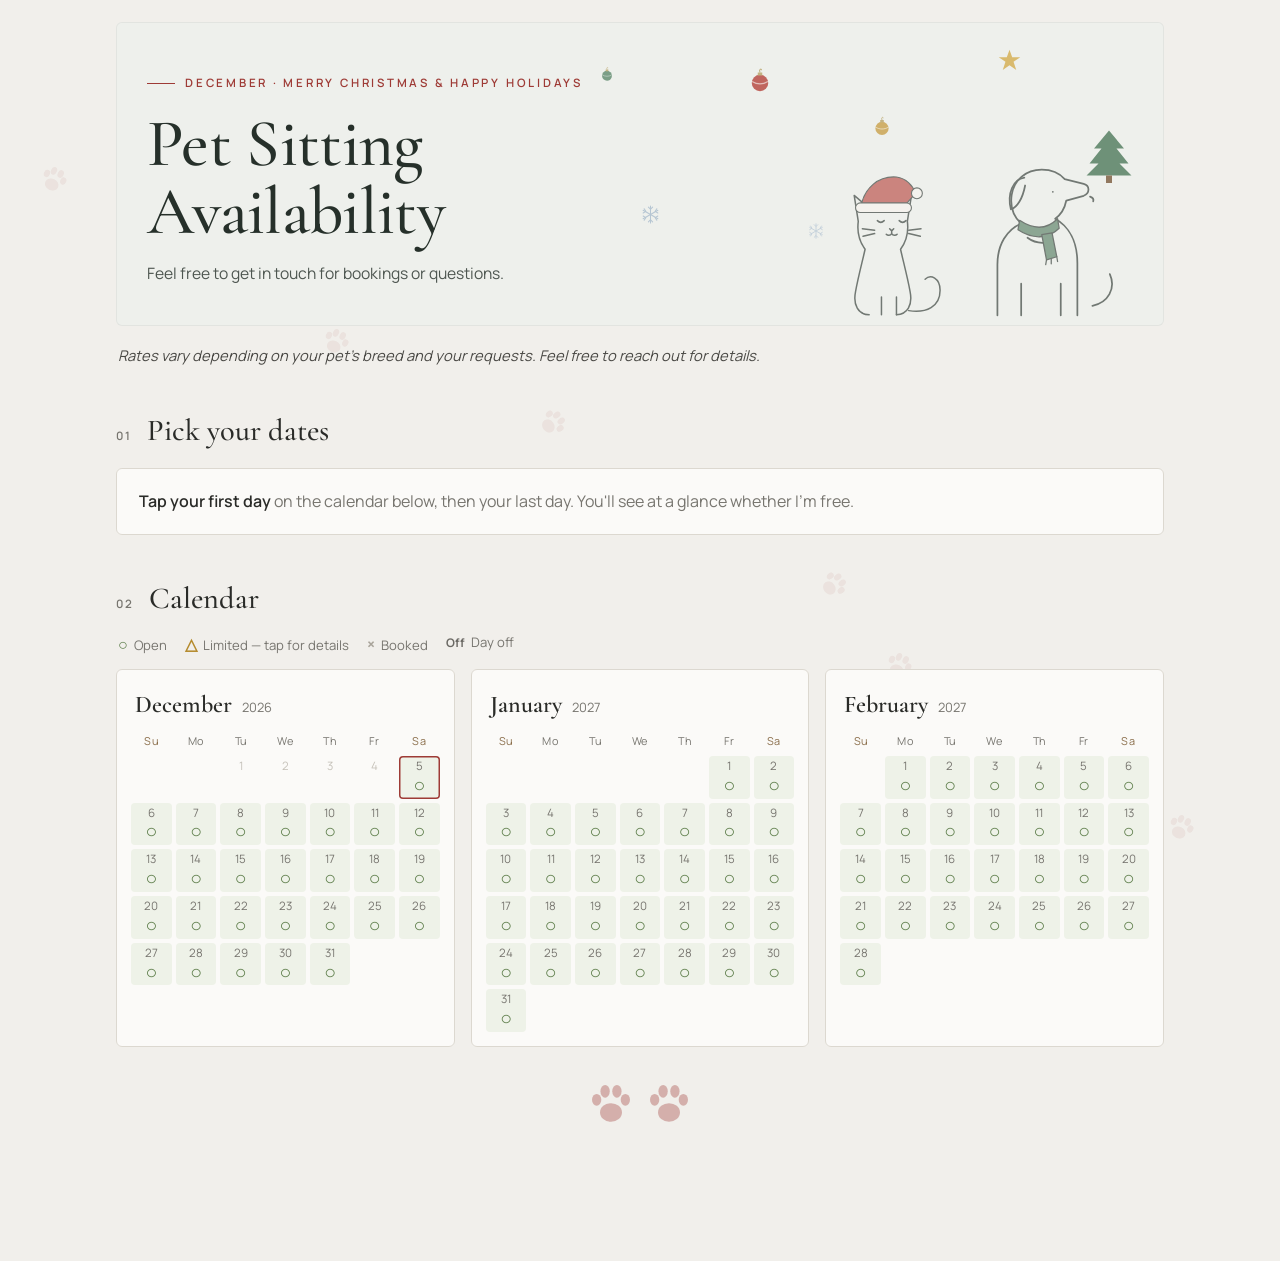
<file: docs/index.html>
<!doctype html>
<html lang="en">
<head>
  <meta charset="utf-8">
  <meta name="viewport" content="width=device-width, initial-scale=1">
  <meta name="robots" content="noindex">
  <title>Availability</title>
  <link rel="preconnect" href="https://fonts.googleapis.com">
  <link rel="preconnect" href="https://fonts.gstatic.com" crossorigin>
  <link href="https://fonts.googleapis.com/css2?family=Cormorant+Garamond:wght@500;600&family=Manrope:wght@400;600&display=swap" rel="stylesheet">
  <link rel="stylesheet" href="client.css">
</head>
<body>
  <div class="trail" id="trail"></div>
  <div class="wrap">
    <section class="hero">
      <div class="photo" id="photo" hidden></div>
      <div class="motifs" id="motifs"></div>
      <div class="art" id="heroArt"></div>
      <span class="eyebrow">Availability</span>
      <h1 id="title">Pet Sitting Availability</h1>
      <p id="message"></p>
    </section>

    <p class="rate-note" id="rateNote" hidden></p>

    <h2 class="t"><span class="n">01</span>Pick your dates</h2>
    <div class="checker sticker" id="checker"></div>

    <h2 class="t"><span class="n">02</span>Calendar</h2>
    <div class="legend-top">
      <span><b class="s-open">○</b>Open</span>
      <span><b class="s-limited">△</b>Limited — tap for details</span>
      <span><b class="s-booked">×</b>Booked</span>
      <span><b class="s-off">Off</b>Day off</span>
    </div>
    <div class="months" id="months"></div>

    <div class="foot"><div class="art" id="footArt"></div><span id="updated"></span></div>
  </div>
  <a class="cta" id="contact" hidden></a>

  <script src="common.js"></script>
  <script src="art.js"></script>
  <script src="seasons.js"></script>
  <script>
  (async function () {
    let data;
    try {
      const res = await fetch('data.json?t=' + Date.now(), { cache: 'no-store' });
      data = PS.normalize(await res.json());
    } catch (e) {
      data = PS.normalize(null);
    }
    const st = data.settings;
    const en = st.en;

    /* ---------- hero & season ---------- */
    document.title = en.title || 'Availability';
    document.getElementById('title').textContent = en.title || 'Pet Sitting Availability';
    document.getElementById('message').textContent = en.message || '';
    if (en.rateNote) { const r = document.getElementById('rateNote'); r.textContent = en.rateNote; r.hidden = false; }

    const q = new URLSearchParams(location.search).get('month');
    const season = PSSEASON.pick(st.season, new Date(), q);
    const root = document.documentElement.style;
    root.setProperty('--hero-bg', season.bg);
    root.setProperty('--hero-ink', season.ink);
    root.setProperty('--accent', season.accent);
    document.querySelector('.hero .eyebrow').textContent = season.line;
    document.getElementById('heroArt').innerHTML =
      `<span class="cat">${PSART.cat(season.cat ? season.cat() : '')}</span><span class="dog">${PSART.dog(season.dog ? season.dog() : '')}</span>`;
    document.getElementById('motifs').innerHTML = season.motifs.map(([k, c, x, y, size, r]) =>
      `<span style="left:${x}%;top:${y}%;width:calc(${size}px * var(--ms));height:calc(${size}px * var(--ms));--r:${r}deg">${PSART.motif(k, c)}</span>`).join('');
    if (st.heroImage) {
      const ph = document.getElementById('photo');
      ph.style.backgroundImage = `url("${String(st.heroImage).replace(/["\\]/g, '')}")`;
      ph.hidden = false;
      document.getElementById('heroArt').hidden = true;
    }
    document.getElementById('footArt').innerHTML = PSART.PAW + PSART.PAW;
    (function trail() {
      const el = document.getElementById('trail');
      let h = '';
      for (let i = 0; i < 9; i++) {
        const x = 6 + i * 11 + (i % 2 ? 3 : -3), y = 18 + i * 9;
        h += `<span style="position:absolute;left:${x}%;top:${y}%;width:30px;height:30px;transform:rotate(${35 + (i % 2 ? 18 : -10)}deg)">${PSART.PAW}</span>`;
      }
      el.innerHTML = h;
    })();

    if (st.contactUrl) {
      const a = document.getElementById('contact');
      a.href = st.contactUrl;
      a.textContent = (en.contactLabel || 'Message me') + '  →';
      a.target = '_blank';
      a.rel = 'noopener';
      a.hidden = false;
    }
    if (data.updatedAt) {
      const u = new Date(data.updatedAt);
      document.getElementById('updated').textContent =
        `Updated ${PS.MONTH_EN[u.getMonth()]} ${u.getDate()}, ${PS.pad(u.getHours())}:${PS.pad(u.getMinutes())} · Bookings are confirmed directly with me.`;
    }

    /* ---------- calendar ---------- */
    const today = PS.today();
    const t0 = PS.parse(today);
    const monthsAhead = Math.max(1, Number(st.monthsAhead) || 3);
    const state = { start: null, end: null };
    const noteOf = (x) => x.noteEn || (x.status === 'limited' ? 'Limited availability, please ask' : '');

    function drawMonths() {
      let h = '';
      for (let i = 0; i < monthsAhead; i++) {
        const first = new Date(t0.getFullYear(), t0.getMonth() + i, 1);
        const n = new Date(first.getFullYear(), first.getMonth() + 1, 0).getDate();
        h += `<section class="month sticker"><h3>${PS.MONTH_EN_FULL[first.getMonth()]} <span>${first.getFullYear()}</span></h3><div class="grid">`;
        PS.WEEK_EN.forEach((w, j) => { h += `<div class="wd ${j === 0 || j === 6 ? 'we' : ''}">${w.slice(0, 2)}</div>`; });
        for (let k = 0; k < first.getDay(); k++) h += '<div class="day empty"></div>';
        for (let d = 1; d <= n; d++) {
          const date = PS.ymd(new Date(first.getFullYear(), first.getMonth(), d));
          const x = PS.dayInfo(data, date);
          const cls = ['day', 'st-' + x.status];
          if (x.past) cls.push('past');
          if (date === today) cls.push('today');
          if (state.start && date >= state.start && date <= (state.end || state.start)) cls.push('inrange');
          if (date === state.start || date === state.end) cls.push('sel');
          const sym = x.past ? '' : `<b>${PS.SYMBOL[x.status]}</b>`;
          const tip = !x.past && x.status === 'limited' ? ` title="${PS.esc(noteOf(x))}"` : '';
          h += `<button type="button" class="${cls.join(' ')}" data-d="${date}" ${x.past ? 'disabled' : ''}${tip}><span class="num">${d}</span>${sym}</button>`;
        }
        h += '</div></section>';
      }
      const el = document.getElementById('months');
      el.innerHTML = h;
      el.querySelectorAll('button[data-d]').forEach((b) => b.addEventListener('click', () => pick(b.dataset.d)));
    }

    function pick(d) {
      if (!state.start || state.end) { state.start = d; state.end = null; }
      else if (d < state.start) { state.start = d; }
      else { state.end = d; }
      draw();
      if (window.innerWidth < 700) document.getElementById('checker').scrollIntoView({ behavior: 'smooth', block: 'center' });
    }

    function drawChecker() {
      const el = document.getElementById('checker');
      if (!state.start) {
        el.innerHTML = '<p class="prompt"><b>Tap your first day</b> on the calendar below, then your last day. You\'ll see at a glance whether I\'m free.</p>';
        return;
      }
      const a = state.start, b = state.end || state.start;
      const days = [];
      for (let d = a; d <= b; d = PS.addDays(d, 1)) days.push(PS.dayInfo(data, d));
      const counts = { open: 0, limited: 0, booked: 0, off: 0 };
      days.forEach((x) => counts[x.status]++);
      let cls, head;
      if (counts.open === days.length) { cls = 'ok'; head = days.length > 1 ? 'I\'m open for all of these dates.' : 'I\'m open that day.'; }
      else if (counts.booked + counts.off === days.length) { cls = 'no'; head = days.length > 1 ? 'Sorry, I\'m not available for these dates.' : 'Sorry, I\'m not available that day.'; }
      else { cls = 'partial'; head = days.length > 1 ? 'Some of these dates have limits:' : 'That day has limits:'; }
      let html = `<div class="range">${PS.fmtDateEn(a)}${b > a ? ' → ' + PS.fmtDateEn(b) : ''}<small>${days.length} day${days.length > 1 ? 's' : ''}${state.end ? '' : ' · tap a last day'}</small></div>`;
      html += `<div class="res ${cls}"><div class="s">${head}</div>`;
      if (cls === 'partial' || (cls === 'no' && days.length > 1)) {
        // group consecutive days with the same status & note
        const groups = [];
        for (const x of days) {
          const key = x.status + '|' + noteOf(x);
          const g = groups[groups.length - 1];
          if (g && g.key === key) g.end = x.date; else groups.push({ key, start: x.date, end: x.date, x });
        }
        html += '<ul>' + groups.map((g) => {
          const when = g.start === g.end ? PS.fmtDateEn(g.start) : `${PS.fmtDateEn(g.start)} – ${PS.fmtDateEn(g.end)}`;
          const what = g.x.status === 'limited' ? noteOf(g.x) : PS.STATUS_EN[g.x.status];
          return `<li><span class="sym s-${g.x.status}">${PS.SYMBOL[g.x.status]}</span><b>${when}</b> ${PS.esc(what)}</li>`;
        }).join('') + '</ul>';
      }
      html += '</div><button type="button" class="btn-clear" id="clear">Clear dates</button>';
      el.innerHTML = html;
      document.getElementById('clear').addEventListener('click', () => { state.start = state.end = null; draw(); });
    }

    function draw() { drawMonths(); drawChecker(); }
    draw();
  })();
  </script>
</body>
</html>
</file>
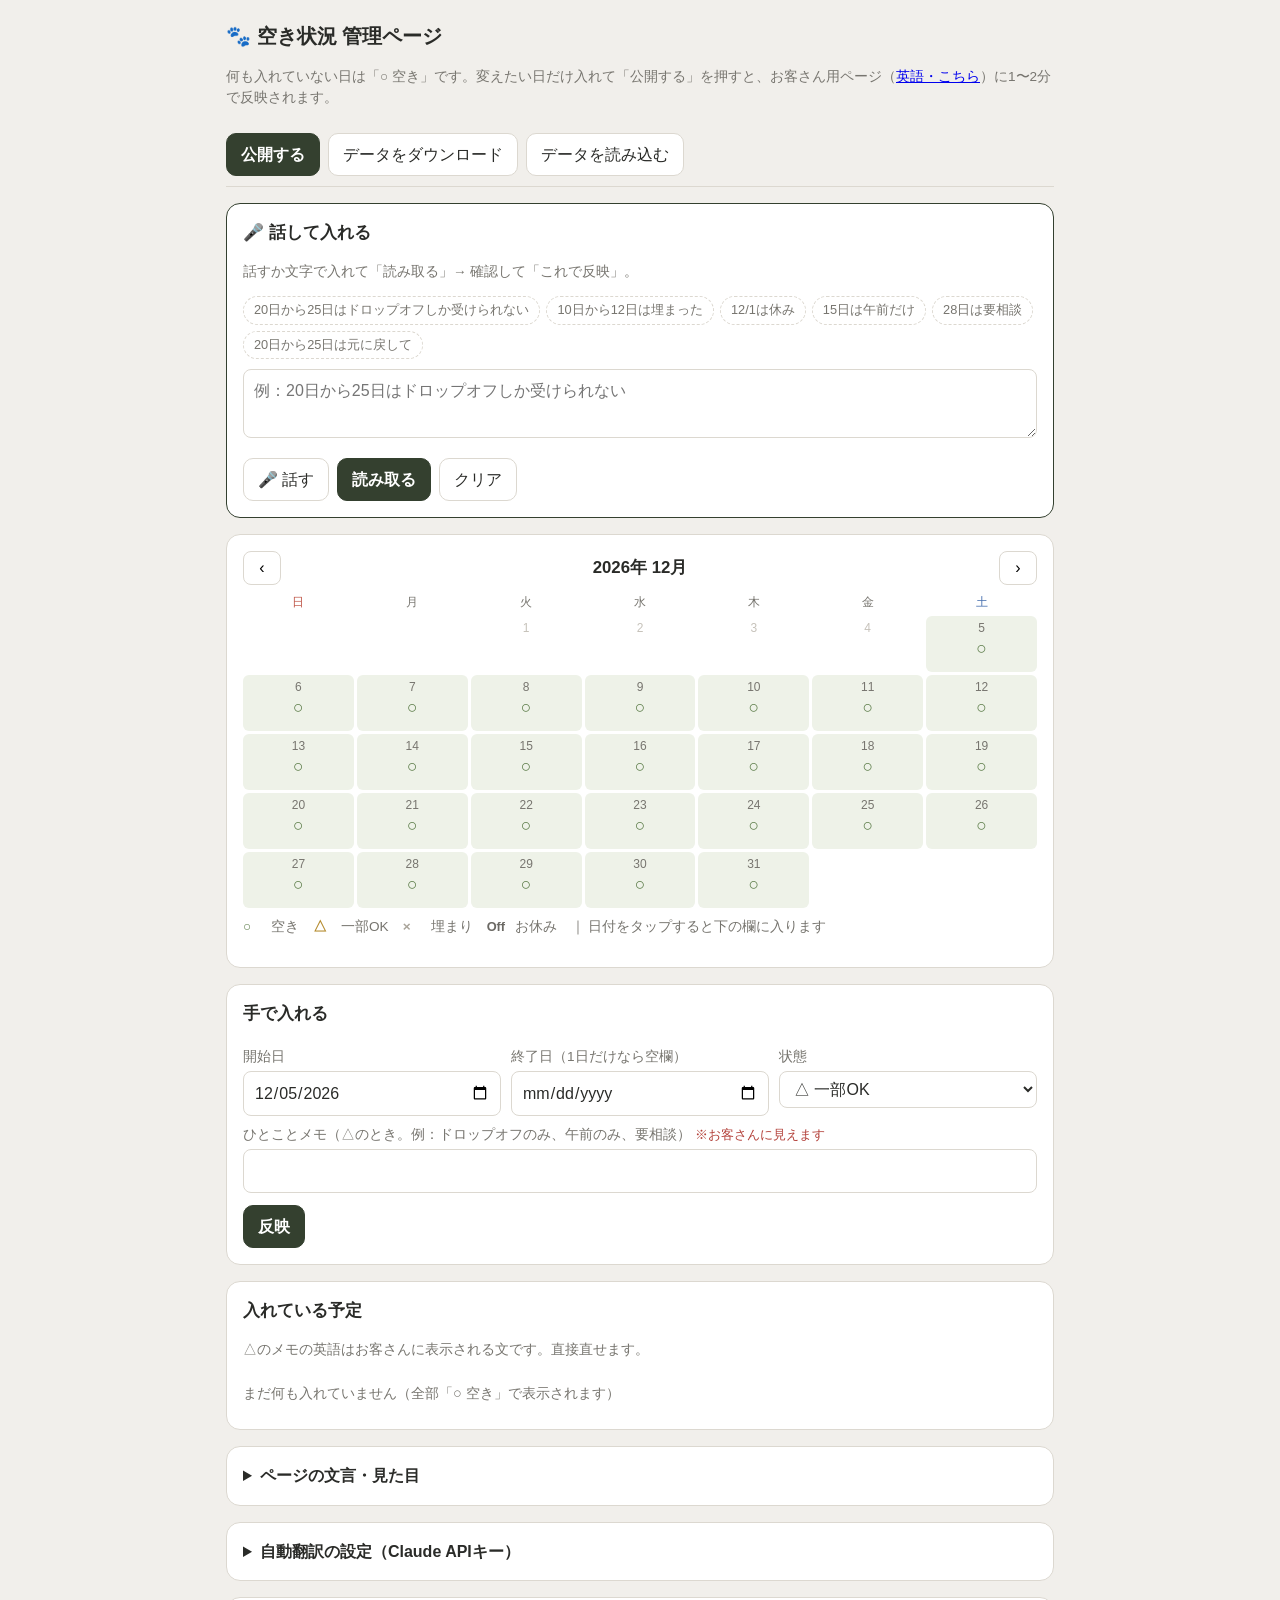
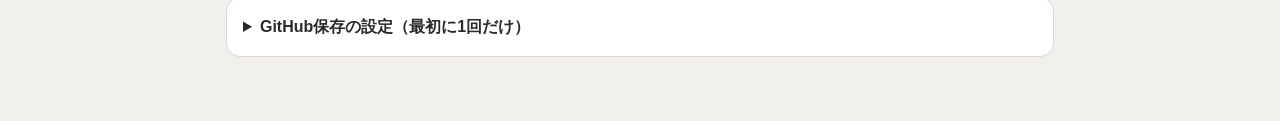
<file: docs/admin.html>
<!doctype html>
<html lang="ja">
<head>
  <meta charset="utf-8">
  <meta name="viewport" content="width=device-width, initial-scale=1">
  <meta name="robots" content="noindex, nofollow">
  <title>空き状況 管理</title>
  <link rel="stylesheet" href="style.css">
  <style>
    .wrap { max-width: 860px; }
    h1 { font-size: 1.25rem; margin: 0 0 4px; }
    h2.sec { font-size: 1.05rem; margin: 0 0 10px; }
    label { display: block; font-size: .85rem; color: var(--muted); margin: 8px 0 3px; }
    input[type=text], input[type=url], input[type=date], input[type=number], input[type=password], select, textarea {
      width: 100%; padding: 8px 10px; border: 1px solid var(--line); border-radius: 8px; font: inherit; background: #fff; color: var(--text);
    }
    textarea { min-height: 60px; }
    .row { display: grid; grid-template-columns: repeat(auto-fit, minmax(160px, 1fr)); gap: 10px; }
    .check { display: inline-flex; align-items: center; gap: 6px; color: var(--text); margin-right: 14px; font-size: .9rem; }
    .btn { border: 1px solid var(--line); background: #fff; padding: 8px 14px; border-radius: 10px; font: inherit; cursor: pointer; color: var(--text); }
    .btn.primary { background: var(--accent); border-color: var(--accent); color: #fff; font-weight: 700; }
    .btn.danger { color: #b3413a; }
    .btn.small { padding: 4px 10px; font-size: .85rem; }
    .btns { display: flex; gap: 8px; flex-wrap: wrap; margin-top: 12px; }
    .savebar { position: sticky; top: 0; z-index: 5; background: var(--bg); padding: 10px 0; display: flex; gap: 8px; align-items: center; flex-wrap: wrap; border-bottom: 1px solid var(--line); margin-bottom: 16px; }
    .savebar .status { font-size: .85rem; color: var(--muted); }
    .savebar .status.dirty { color: #b3413a; font-weight: 700; }
    .list { list-style: none; margin: 0; padding: 0; }
    .list li { display: flex; gap: 10px; align-items: center; justify-content: space-between; padding: 8px 0; border-top: 1px solid var(--line); font-size: .9rem; }
    .list li:first-child { border-top: none; }
    .list li > div { flex: 1; min-width: 0; }
    .list li .btn { flex-shrink: 0; white-space: nowrap; }
    .list input { margin-top: 4px; padding: 5px 8px; font-size: .85rem; }
    .warn { font-size: .8rem; color: #b3413a; }
    details summary { cursor: pointer; font-weight: 700; }
    .muted { color: var(--muted); font-size: .85rem; }
    .voice { border-color: var(--accent); }
    .mic.on { background: #b3413a; border-color: #b3413a; color: #fff; }
    .actions { list-style: none; padding: 0; margin: 10px 0 0; }
    .actions li { display: flex; gap: 8px; align-items: flex-start; padding: 6px 0; border-top: 1px solid var(--line); font-size: .92rem; }
    .actions li.err { color: #b3413a; }
    .examples { display: flex; flex-wrap: wrap; gap: 6px; margin: 6px 0 10px; }
    .examples button { border: 1px dashed var(--line); background: #fff; border-radius: 999px; padding: 3px 10px; font: inherit; font-size: .8rem; color: var(--muted); cursor: pointer; }
    .mk { display: inline-block; min-width: 28px; font-weight: 700; }
    .mk.open { color: #5f7f4c; } .mk.limited { color: #b48a2c; } .mk.booked { color: #a9a49a; } .mk.off { color: #6b6964; font-size: .8rem; }
    /* calendar */
    .cal-nav { display: flex; justify-content: space-between; align-items: center; margin-bottom: 8px; }
    .cal-nav h3 { margin: 0; font-size: 1.05rem; }
    .cal-nav button { width: 38px; height: 34px; border: 1px solid var(--line); border-radius: 8px; background: #fff; cursor: pointer; font-size: 1rem; }
    .cg { display: grid; grid-template-columns: repeat(7, minmax(0, 1fr)); gap: 3px; }
    .cg .wd { text-align: center; font-size: .75rem; color: var(--muted); }
    .cg .wd.sun { color: #c0584a; } .cg .wd.sat { color: #4a72b0; }
    .cg button { min-height: 56px; border: 0; border-radius: 6px; font: inherit; cursor: pointer; padding: 3px 1px; display: flex; flex-direction: column; align-items: center; color: var(--text); background: #eef2e8; }
    .cg button .n { font-size: .75rem; color: var(--muted); }
    .cg button b { font-size: 1.1rem; line-height: 1.2; }
    .cg button small { font-size: .6rem; line-height: 1.1; color: #8a6d2c; overflow: hidden; max-height: 2.2em; padding: 0 2px; }
    .cg .st-open b { color: #5f7f4c; }
    .cg .st-limited { background: #f6edd6; } .cg .st-limited b { color: #b48a2c; }
    .cg .st-booked { background: repeating-linear-gradient(135deg, #f6f4f0 0 4px, #ebe7e0 4px 8px); } .cg .st-booked b { color: #a9a49a; }
    .cg .st-off { background: #e3e0da; } .cg .st-off b { color: #6b6964; font-size: .75rem; margin-top: 3px; }
    .cg .past { background: transparent; cursor: default; } .cg .past .n { color: #c6c2ba; }
    .cg .sel { box-shadow: inset 0 0 0 2px var(--accent); }
    .cg .empty { background: transparent; cursor: default; }
  </style>
</head>
<body>
<div class="wrap">
  <h1>🐾 空き状況 管理ページ</h1>
  <p class="muted">何も入れていない日は「○ 空き」です。変えたい日だけ入れて「公開する」を押すと、お客さん用ページ（<a href="./" target="_blank">英語・こちら</a>）に1〜2分で反映されます。</p>

  <div class="savebar">
    <button class="btn primary" id="publish">公開する</button>
    <button class="btn" id="download">データをダウンロード</button>
    <label class="btn" style="margin:0;color:var(--text)">データを読み込む<input type="file" id="upload" accept=".json,application/json" hidden></label>
    <span class="status" id="status"></span>
  </div>

  <!-- 話して設定 -->
  <div class="card voice">
    <h2 class="sec">🎤 話して入れる</h2>
    <p class="muted">話すか文字で入れて「読み取る」→ 確認して「これで反映」。</p>
    <div class="examples" id="vExamples"></div>
    <textarea id="vText" placeholder="例：20日から25日はドロップオフしか受けられない"></textarea>
    <div class="btns">
      <button class="btn mic" id="vMic" type="button">🎤 話す</button>
      <button class="btn primary" id="vParse" type="button">読み取る</button>
      <button class="btn" id="vClear" type="button">クリア</button>
    </div>
    <p class="muted" id="vMicNote" hidden>このブラウザは音声ボタンに対応していません。キーボードのマイクで話して入力できます。</p>
    <div id="vPreview"></div>
  </div>

  <!-- カレンダー -->
  <div class="card">
    <div class="cal-nav">
      <button type="button" id="prev">‹</button>
      <h3 id="monthLabel"></h3>
      <button type="button" id="next">›</button>
    </div>
    <div id="calendar"></div>
    <p class="muted" style="margin-top:8px"><b class="mk open">○</b>空き　<b class="mk limited">△</b>一部OK　<b class="mk booked">×</b>埋まり　<b class="mk off">Off</b>お休み　｜ 日付をタップすると下の欄に入ります</p>
  </div>

  <!-- 手で入れる -->
  <div class="card">
    <h2 class="sec">手で入れる</h2>
    <div class="row">
      <div><label>開始日</label><input type="date" id="mStart"></div>
      <div><label>終了日（1日だけなら空欄）</label><input type="date" id="mEnd"></div>
      <div><label>状態</label>
        <select id="mStatus">
          <option value="limited">△ 一部OK</option>
          <option value="booked">× 埋まり</option>
          <option value="off">Off お休み</option>
          <option value="open">○ 空きに戻す</option>
        </select>
      </div>
    </div>
    <div id="mNoteWrap">
      <label>ひとことメモ（△のとき。例：ドロップオフのみ、午前のみ、要相談）<span class="warn"> ※お客さんに見えます</span></label>
      <input type="text" id="mNote">
    </div>
    <div class="btns"><button class="btn primary" id="mApply" type="button">反映</button></div>
  </div>

  <div class="card">
    <h2 class="sec">入れている予定</h2>
    <p class="muted">△のメモの英語はお客さんに表示される文です。直接直せます。</p>
    <ul class="list" id="entryList"></ul>
  </div>

  <!-- 設定 -->
  <div class="card">
    <details>
      <summary>ページの文言・見た目</summary>
      <label>お客さんへのメッセージ</label><textarea id="sMessage"></textarea>
      <label>料金についてのひとこと（空欄なら表示しません）</label><input type="text" id="sRateNote">
      <div class="row">
        <div><label>問い合わせボタンの行き先（LINE・メール・Messengerなど。空欄ならボタンなし）</label><input type="url" id="sContactUrl" placeholder="https://m.me/... または mailto:..."></div>
        <div><label>問い合わせボタンの文字</label><input type="text" id="sContactLabel" placeholder="メッセージを送る"></div>
      </div>
      <div class="row">
        <div><label>何ヶ月先まで見せるか</label><input type="number" id="sMonths" min="1" max="12"></div>
        <div><label>季節の飾り</label>
          <select id="sSeason">
            <option value="auto">自動（月ごとに変わる）</option>
            <option value="off">飾りなし</option>
            <option value="1">いつも1月（雪）</option><option value="2">いつも2月（バレンタイン）</option><option value="3">いつも3月（クローバー）</option>
            <option value="4">いつも4月（春の雨）</option><option value="5">いつも5月（花）</option><option value="6">いつも6月（夏）</option>
            <option value="7">いつも7月（独立記念日）</option><option value="8">いつも8月（夏の海）</option><option value="9">いつも9月（初秋）</option>
            <option value="10">いつも10月（ハロウィン）</option><option value="11">いつも11月（感謝祭）</option><option value="12">いつも12月（クリスマス）</option>
          </select>
        </div>
      </div>
      <label>トップの背景写真（任意・URL）<span class="muted"> 空欄なら猫と犬の線画</span></label>
      <input type="url" id="sHeroImage" placeholder="https://... または photo.jpg（docsフォルダに置いた画像）">
      <label>定休日（毎週）</label>
      <div id="holidays"></div>

      <h3 style="font-size:.95rem;margin:20px 0 4px">お客さん用ページの英語</h3>
      <p class="muted">「自動翻訳の設定」でAPIキーを入れておくと、上の日本語を変えたときに自動で英語になります。直接書き換えもできます。</p>
      <div id="enSettings"></div>
      <div class="btns"><button class="btn" id="translateAll" type="button">日本語からすべて英語に翻訳し直す</button></div>
    </details>
  </div>

  <div class="card">
    <details>
      <summary>自動翻訳の設定（Claude APIキー）</summary>
      <p class="muted">console.anthropic.com で作ったAPIキーを入れてください。キーはこの端末のブラウザの中だけに保存され、公開データには入りません。</p>
      <label>APIキー</label><input type="password" id="aiKey" autocomplete="off" placeholder="sk-ant-...">
      <div class="btns">
        <button class="btn primary" id="aiSave" type="button">保存</button>
        <button class="btn" id="aiTest" type="button">テスト翻訳</button>
        <button class="btn danger" id="aiClear" type="button">この端末から消す</button>
      </div>
      <p class="muted" id="aiStatus"></p>
    </details>
  </div>

  <div class="card">
    <details>
      <summary>GitHub保存の設定（最初に1回だけ）</summary>
      <p class="muted">「公開する」ボタンでGitHubに直接保存するための設定です。この端末のブラウザの中だけに保存されます。</p>
      <div class="row">
        <div><label>オーナー（ユーザー名）</label><input type="text" id="ghOwner"></div>
        <div><label>リポジトリ名</label><input type="text" id="ghRepo"></div>
        <div><label>ブランチ</label><input type="text" id="ghBranch" placeholder="main"></div>
        <div><label>ファイルのパス</label><input type="text" id="ghPath" placeholder="docs/data.json"></div>
      </div>
      <label>アクセストークン（Fine-grained token、Contents: Read and write）</label>
      <input type="password" id="ghToken" autocomplete="off">
      <div class="btns">
        <button class="btn primary" id="ghSave">設定を保存</button>
        <button class="btn" id="ghLoad">GitHubから最新データを読み込む</button>
        <button class="btn danger" id="ghClear">この端末から設定を消す</button>
      </div>
    </details>
  </div>
</div>

<script src="common.js"></script>
<script src="nlp.js"></script>
<script>
(function () {
  'use strict';
  const $ = (id) => document.getElementById(id);
  const LS_GH = 'ps_github_config';
  const LS_DRAFT = 'ps_draft2';
  const LS_AI = 'ps_claude_key';
  let data = PS.normalize(null);
  let dirty = false;
  const now = new Date();
  const state = { idx: now.getFullYear() * 12 + now.getMonth(), selected: null };

  const store = {
    get(k) { try { return JSON.parse(localStorage.getItem(k)); } catch (e) { return null; } },
    set(k, v) { try { localStorage.setItem(k, JSON.stringify(v)); } catch (e) {} },
    del(k) { try { localStorage.removeItem(k); } catch (e) {} },
  };
  function setStatus(msg, isDirty) {
    $('status').textContent = msg;
    $('status').classList.toggle('dirty', !!isDirty);
  }
  function markDirty() {
    dirty = true;
    store.set(LS_DRAFT, data);
    setStatus('● 未公開の変更があります', true);
    renderAll();
  }

  /* ---------- 自動翻訳（Claude API） ---------- */
  const aiKey = () => store.get(LS_AI) || '';
  const SYSTEM_PROMPT = [
    "You translate short Japanese notes from a Japanese pet sitter into natural, warm, concise English for the public availability page",
    'that her English-speaking clients (American families on a military base) see.',
    'Input: a JSON array of strings. Output: only a JSON array of the same length with the translations, in the same order, and nothing else.',
    'Keep it short like a calendar note. Keep names, URLs, numbers, times and emoji as they are. Do not add information. Never mention prices.',
    'Terms: お泊まり = overnight stay at the client\'s home; お預かり = boarding at the sitter\'s home; 訪問 / ドロップオフ / ドロップイン = drop-in visits.',
  ].join(' ');
  async function translate(texts) {
    const key = aiKey();
    if (!key) throw new Error('APIキーが未設定です');
    const res = await fetch('https://api.anthropic.com/v1/messages', {
      method: 'POST',
      headers: {
        'content-type': 'application/json',
        'x-api-key': key,
        'anthropic-version': '2026-10-21',
        'anthropic-beta': 'server-side-fallback-2026-07-01',
        'anthropic-dangerous-direct-browser-access': 'true',
      },
      body: JSON.stringify({
        model: 'claude-opus-5-5',
        max_tokens: 4000,
        fallbacks: 'default',
        output_config: { effort: 'low' },
        system: SYSTEM_PROMPT,
        messages: [{ role: 'user', content: JSON.stringify(texts) }],
      }),
    });
    const j = await res.json().catch(() => ({}));
    if (!res.ok) throw new Error((j.error && j.error.message) || `翻訳に失敗しました (${res.status})`);
    if (j.stop_reason === 'refusal') throw new Error('翻訳が断られました。文言を変えて試してください');
    const text = (j.content || []).filter((b) => b.type === 'text').map((b) => b.text).join('');
    const m = text.match(/\[[\s\S]*\]/);
    const arr = m ? JSON.parse(m[0]) : null;
    if (!Array.isArray(arr) || arr.length !== texts.length) throw new Error('翻訳結果を読み取れませんでした');
    return arr.map(String);
  }
  // 英訳がまだない△のメモをまとめて訳す
  async function translateMissingNotes() {
    const todo = data.entries.filter((e) => e.status === 'limited' && e.note && !e.noteEn);
    if (!todo.length || !aiKey()) return;
    setStatus('メモを英語に翻訳中…');
    try {
      const out = await translate(todo.map((e) => e.note));
      todo.forEach((e, i) => (e.noteEn = out[i]));
      markDirty();
    } catch (e) { setStatus('✕ ' + e.message + '（英語は一覧から手で入れられます）', true); }
  }

  /* ---------- 話して入れる ---------- */
  const EXAMPLES = ['20日から25日はドロップオフしか受けられない', '10日から12日は埋まった', '12/1は休み', '15日は午前だけ', '28日は要相談', '20日から25日は元に戻して'];
  $('vExamples').innerHTML = EXAMPLES.map((e) => `<button type="button">${PS.esc(e)}</button>`).join('');
  $('vExamples').querySelectorAll('button').forEach((b) => b.addEventListener('click', () => { $('vText').value = b.textContent; parseVoice(); }));
  let pending = [];
  function parseVoice() {
    const text = $('vText').value.trim();
    if (!text) { $('vPreview').innerHTML = ''; return; }
    pending = PSNLP.parse(data, text);
    const ok = pending.filter((a) => a.type !== 'error');
    let html = '<ul class="actions">' + pending.map((a, i) => a.type === 'error'
      ? `<li class="err">⚠️ ${PS.esc(a.text)}</li>`
      : `<li><input type="checkbox" checked data-i="${i}"><span>${PS.esc(a.text)}</span></li>`).join('') + '</ul>';
    if (ok.some((a) => a.free && !aiKey())) html += '<p class="muted">※英訳は、APIキーを設定するか、下の「入れている予定」で英語を入れると表示されます。それまではお客さんには「Limited availability, please ask」と出ます。</p>';
    if (ok.length) {
      html += '<div class="btns"><button class="btn primary" id="vApply" type="button">これで反映</button>';
      if (ghReady(ghConf())) html += '<button class="btn primary" id="vApplyPub" type="button">反映してすぐ公開</button>';
      html += '</div>';
    }
    $('vPreview').innerHTML = html;
    if (ok.length) {
      $('vApply').addEventListener('click', () => applyVoice(false));
      if ($('vApplyPub')) $('vApplyPub').addEventListener('click', () => applyVoice(true));
    }
  }
  async function applyVoice(publish) {
    const chosen = [...$('vPreview').querySelectorAll('input[data-i]:checked')].map((el) => pending[Number(el.dataset.i)]);
    if (!chosen.length) return;
    PSNLP.apply(data, chosen);
    $('vText').value = '';
    $('vPreview').innerHTML = `<p class="muted">✓ ${chosen.length}件を反映しました${publish ? '' : '（「公開する」を押すとお客さんのページに出ます）'}</p>`;
    const x = PS.parse(chosen[0].start);
    state.idx = x.getFullYear() * 12 + x.getMonth();
    markDirty();
    await translateMissingNotes();
    if (publish) $('publish').click();
  }
  $('vParse').addEventListener('click', parseVoice);
  $('vClear').addEventListener('click', () => { $('vText').value = ''; $('vPreview').innerHTML = ''; });

  const SR = window.SpeechRecognition || window.webkitSpeechRecognition;
  if (!SR) { $('vMic').hidden = true; $('vMicNote').hidden = false; }
  else {
    let rec = null;
    $('vMic').addEventListener('click', () => {
      if (rec) { rec.stop(); return; }
      rec = new SR();
      rec.lang = 'ja-JP';
      rec.interimResults = false;
      $('vMic').classList.add('on');
      $('vMic').textContent = '■ 聞いています…（押すと終了）';
      rec.onresult = (e) => {
        const said = [...e.results].map((r) => r[0].transcript).join('');
        $('vText').value = ($('vText').value ? $('vText').value + '。' : '') + said;
        parseVoice();
      };
      rec.onerror = (e) => { if (e.error !== 'no-speech' && e.error !== 'aborted') alert('音声入力エラー：' + e.error + '\nマイクの使用を許可してください'); };
      rec.onend = () => { rec = null; $('vMic').classList.remove('on'); $('vMic').textContent = '🎤 話す'; };
      rec.start();
    });
  }

  /* ---------- 手で入れる ---------- */
  $('mStatus').addEventListener('change', () => { $('mNoteWrap').hidden = $('mStatus').value !== 'limited'; });
  $('mApply').addEventListener('click', async () => {
    const start = $('mStart').value;
    const end = $('mEnd').value || start;
    if (!start) return alert('開始日を入れてください');
    if (end < start) return alert('終了日が開始日より前です');
    const status = $('mStatus').value;
    const note = status === 'limited' ? $('mNote').value.trim() : '';
    PSNLP.apply(data, [status === 'open' ? { type: 'clear', start, end } : { type: 'set', start, end, status, note, noteEn: '' }]);
    $('mEnd').value = ''; $('mNote').value = '';
    markDirty();
    await translateMissingNotes();
  });

  /* ---------- 一覧 ---------- */
  function renderEntries() {
    const t = PS.today();
    const list = data.entries.filter((e) => (e.end || e.start) >= t);
    $('entryList').innerHTML = list.length
      ? list.map((e) => {
          const i = data.entries.indexOf(e);
          const label = { limited: '一部OK', booked: '埋まり', off: 'お休み' }[e.status];
          const en = e.status === 'limited'
            ? `<input type="text" data-en="${i}" value="${PS.esc(e.noteEn || '')}" placeholder="英語（空欄なら Limited availability, please ask）">` : '';
          return `<li><div><b class="mk ${e.status}">${PS.SYMBOL[e.status]}</b>${PS.fmtRange(e.start, e.end || e.start)}　${label}${e.note ? `　<span class="muted">${PS.esc(e.note)}</span>` : ''}${en}</div>
            <button class="btn small danger" data-del="${i}">削除</button></li>`;
        }).join('')
      : '<li class="muted">まだ何も入れていません（全部「○ 空き」で表示されます）</li>';
    $('entryList').querySelectorAll('[data-del]').forEach((b) => b.addEventListener('click', () => { data.entries.splice(Number(b.dataset.del), 1); markDirty(); }));
    $('entryList').querySelectorAll('[data-en]').forEach((el) => el.addEventListener('change', () => { data.entries[Number(el.dataset.en)].noteEn = el.value.trim(); markDirty(); }));
  }

  /* ---------- カレンダー ---------- */
  function renderCal() {
    const y = Math.floor(state.idx / 12), m = state.idx % 12;
    $('monthLabel').textContent = `${y}年 ${m + 1}月`;
    const first = new Date(y, m, 1);
    const n = new Date(y, m + 1, 0).getDate();
    let h = '<div class="cg">' + PS.WEEK.map((w, i) => `<div class="wd ${i === 0 ? 'sun' : i === 6 ? 'sat' : ''}">${w}</div>`).join('');
    for (let i = 0; i < first.getDay(); i++) h += '<div class="empty"></div>';
    for (let d = 1; d <= n; d++) {
      const date = PS.ymd(new Date(y, m, d));
      const x = PS.dayInfo(data, date);
      const cls = ['st-' + x.status];
      if (x.past) cls.push('past');
      if (date === state.selected) cls.push('sel');
      h += `<button type="button" class="${cls.join(' ')}" data-d="${date}" ${x.past ? 'disabled' : ''}><span class="n">${d}</span>${x.past ? '' : `<b>${PS.SYMBOL[x.status]}</b>`}${!x.past && x.note ? `<small>${PS.esc(x.note)}</small>` : ''}</button>`;
    }
    $('calendar').innerHTML = h + '</div>';
    $('calendar').querySelectorAll('[data-d]').forEach((b) => b.addEventListener('click', () => {
      state.selected = b.dataset.d;
      $('mStart').value = b.dataset.d;
      renderCal();
    }));
  }
  $('prev').addEventListener('click', () => { state.idx--; renderCal(); });
  $('next').addEventListener('click', () => { state.idx++; renderCal(); });

  /* ---------- 設定 ---------- */
  const EN_FIELDS = [
    { name: 'タイトル', ja: null, key: 'title' },
    { name: 'メッセージ', ja: 'message', key: 'message', long: true },
    { name: '料金についてのひとこと', ja: 'rateNote', key: 'rateNote' },
    { name: '問い合わせボタン', ja: 'contactLabel', key: 'contactLabel' },
  ];
  function renderEnSettings() {
    $('enSettings').innerHTML = EN_FIELDS.map((f) => {
      const v = PS.esc(data.settings.en[f.key] || '');
      return `<label>${f.name}${f.ja && data.settings[f.ja] ? ` <span class="muted">${PS.esc(data.settings[f.ja])}</span>` : ''}</label>` +
        (f.long ? `<textarea data-k="${f.key}">${v}</textarea>` : `<input type="text" data-k="${f.key}" value="${v}">`);
    }).join('');
    $('enSettings').querySelectorAll('[data-k]').forEach((el) => el.addEventListener('change', () => { data.settings.en[el.dataset.k] = el.value; markDirty(); }));
  }
  async function autoTranslate(keys) {
    if (!aiKey()) return;
    const fs = EN_FIELDS.filter((f) => f.ja && keys.includes(f.key) && data.settings[f.ja]);
    if (!fs.length) return;
    setStatus('英語に翻訳中…');
    try {
      const out = await translate(fs.map((f) => data.settings[f.ja]));
      fs.forEach((f, i) => (data.settings.en[f.key] = out[i]));
      renderEnSettings();
      markDirty();
    } catch (e) { setStatus('✕ ' + e.message, true); }
  }
  function fillSettings() {
    const s = data.settings;
    $('sMessage').value = s.message || '';
    $('sRateNote').value = s.rateNote || '';
    $('sContactUrl').value = s.contactUrl || '';
    $('sContactLabel').value = s.contactLabel || '';
    $('sMonths').value = s.monthsAhead || 3;
    $('sSeason').value = s.season || 'auto';
    $('sHeroImage').value = s.heroImage || '';
    $('holidays').innerHTML = PS.WEEK.map((w, i) =>
      `<label class="check"><input type="checkbox" value="${i}" ${s.regularHolidays.includes(i) ? 'checked' : ''}> ${w}</label>`).join('');
    $('holidays').querySelectorAll('input').forEach((el) => el.addEventListener('change', () => {
      data.settings.regularHolidays = [...$('holidays').querySelectorAll('input:checked')].map((x) => Number(x.value));
      markDirty();
    }));
    renderEnSettings();
  }
  const bind = (id, key, fn, en) => $(id).addEventListener('change', () => {
    data.settings[key] = fn($(id));
    markDirty();
    if (en) {
      if (!data.settings[key]) { data.settings.en[en] = ''; renderEnSettings(); }
      else autoTranslate([en]);
    }
  });
  bind('sMessage', 'message', (e) => e.value, 'message');
  bind('sRateNote', 'rateNote', (e) => e.value.trim(), 'rateNote');
  bind('sContactLabel', 'contactLabel', (e) => e.value.trim(), 'contactLabel');
  bind('sContactUrl', 'contactUrl', (e) => e.value.trim());
  bind('sMonths', 'monthsAhead', (e) => Math.min(12, Math.max(1, Number(e.value) || 3)));
  bind('sSeason', 'season', (e) => e.value);
  bind('sHeroImage', 'heroImage', (e) => e.value.trim());
  $('translateAll').addEventListener('click', async () => {
    if (!aiKey()) return alert('先に「自動翻訳の設定」でAPIキーを保存してください');
    await autoTranslate(EN_FIELDS.map((f) => f.key));
    data.entries.forEach((e) => { if (e.status === 'limited' && e.note) e.noteEn = ''; });
    await translateMissingNotes();
  });
  $('aiKey').value = aiKey();
  $('aiSave').addEventListener('click', () => { store.set(LS_AI, $('aiKey').value.trim()); $('aiStatus').textContent = '保存しました'; });
  $('aiClear').addEventListener('click', () => { store.del(LS_AI); $('aiKey').value = ''; $('aiStatus').textContent = '消しました'; });
  $('aiTest').addEventListener('click', async () => {
    $('aiStatus').textContent = 'テスト中…';
    try { $('aiStatus').textContent = '✓ ' + (await translate(['小型犬なら預かれます']))[0]; }
    catch (e) { $('aiStatus').textContent = '✕ ' + e.message; }
  });

  /* ---------- GitHub ---------- */
  function ghConf() { return store.get(LS_GH) || {}; }
  function ghReady(c) { return c.owner && c.repo && c.path && c.token; }
  function ghUrl(c) {
    return `https://api.github.com/repos/${encodeURIComponent(c.owner)}/${encodeURIComponent(c.repo)}/contents/${c.path.split('/').map(encodeURIComponent).join('/')}`;
  }
  function b64encode(str) {
    const bytes = new TextEncoder().encode(str);
    let bin = '';
    bytes.forEach((b) => (bin += String.fromCharCode(b)));
    return btoa(bin);
  }
  function b64decode(b64) {
    const bin = atob(b64.replace(/\s/g, ''));
    return new TextDecoder().decode(Uint8Array.from(bin, (c) => c.charCodeAt(0)));
  }
  async function ghGet(c) {
    const res = await fetch(`${ghUrl(c)}?ref=${encodeURIComponent(c.branch || 'main')}&t=${Date.now()}`, {
      headers: { Authorization: `Bearer ${c.token}`, Accept: 'application/vnd.github+json' }, cache: 'no-store',
    });
    if (res.status === 404) return { sha: null, json: null };
    if (!res.ok) throw new Error(`読み込み失敗 (${res.status})`);
    const j = await res.json();
    return { sha: j.sha, json: JSON.parse(b64decode(j.content)) };
  }
  async function ghPut(c, obj) {
    const cur = await ghGet(c);
    const body = { message: `空き状況を更新 ${new Date().toLocaleString('ja-JP')}`, content: b64encode(JSON.stringify(obj, null, 2) + '\n'), branch: c.branch || 'main' };
    if (cur.sha) body.sha = cur.sha;
    const res = await fetch(ghUrl(c), {
      method: 'PUT',
      headers: { Authorization: `Bearer ${c.token}`, Accept: 'application/vnd.github+json', 'Content-Type': 'application/json' },
      body: JSON.stringify(body),
    });
    if (!res.ok) throw new Error(`保存失敗 (${res.status}) ${(await res.text()).slice(0, 120)}`);
  }
  $('publish').addEventListener('click', async () => {
    const c = ghConf();
    if (!ghReady(c)) return alert('先に下の「GitHub保存の設定」を入力してください。\n（設定しない場合は「データをダウンロード」して data.json を差し替えてください）');
    $('publish').disabled = true;
    setStatus('保存中…');
    try {
      data.updatedAt = new Date().toISOString();
      await ghPut(c, data);
      dirty = false;
      store.del(LS_DRAFT);
      setStatus('✓ 公開しました（ページへの反映まで1〜2分）');
    } catch (e) { setStatus('✕ ' + e.message, true); }
    finally { $('publish').disabled = false; }
  });
  $('download').addEventListener('click', () => {
    data.updatedAt = new Date().toISOString();
    const blob = new Blob([JSON.stringify(data, null, 2) + '\n'], { type: 'application/json' });
    const a = document.createElement('a');
    a.href = URL.createObjectURL(blob);
    a.download = 'data.json';
    a.click();
    URL.revokeObjectURL(a.href);
  });
  $('upload').addEventListener('change', async (e) => {
    const f = e.target.files[0];
    if (!f) return;
    try { data = PS.normalize(JSON.parse(await f.text())); fillSettings(); markDirty(); }
    catch (err) { alert('読み込めませんでした: ' + err.message); }
    e.target.value = '';
  });
  function fillGh() {
    const c = ghConf();
    $('ghOwner').value = c.owner || ''; $('ghRepo').value = c.repo || ''; $('ghBranch').value = c.branch || '';
    $('ghPath').value = c.path || ''; $('ghToken').value = c.token || '';
  }
  $('ghSave').addEventListener('click', () => {
    store.set(LS_GH, {
      owner: $('ghOwner').value.trim(), repo: $('ghRepo').value.trim(), branch: $('ghBranch').value.trim() || 'main',
      path: $('ghPath').value.trim() || 'docs/data.json', token: $('ghToken').value.trim(),
    });
    fillGh();
    setStatus('GitHub設定を保存しました');
  });
  $('ghClear').addEventListener('click', () => { store.del(LS_GH); fillGh(); setStatus('設定を消しました'); });
  $('ghLoad').addEventListener('click', async () => {
    const c = ghConf();
    if (!ghReady(c)) return alert('先に設定を保存してください');
    if (dirty && !confirm('未公開の変更は消えます。読み込みますか？')) return;
    try {
      data = PS.normalize((await ghGet(c)).json);
      dirty = false; store.del(LS_DRAFT);
      fillSettings(); renderAll();
      setStatus('GitHubから読み込みました');
    } catch (e) { setStatus('✕ ' + e.message, true); }
  });

  function renderAll() { renderCal(); renderEntries(); }
  window.addEventListener('beforeunload', (e) => { if (dirty) { e.preventDefault(); e.returnValue = ''; } });

  (async function init() {
    fillGh();
    const draft = store.get(LS_DRAFT);
    const c = ghConf();
    try {
      if (draft && confirm('前回、公開していない変更が残っています。続きから編集しますか？\n（キャンセルで公開中のデータを読み込みます）')) {
        data = PS.normalize(draft);
        dirty = true;
        setStatus('● 未公開の変更があります', true);
      } else {
        store.del(LS_DRAFT);
        if (ghReady(c)) data = PS.normalize((await ghGet(c)).json);
        else data = PS.normalize(await (await fetch('data.json?t=' + Date.now(), { cache: 'no-store' })).json());
      }
    } catch (e) {
      setStatus('データを読み込めなかったので空の状態で開きました（' + e.message + '）', true);
    }
    $('mStart').value = PS.today();
    fillSettings();
    renderAll();
  })();
})();
</script>
</body>
</html>
</file>
<file: docs/client.css>
/* Client page — calm, chic timeline design */
:root {
  --bg: #f1efeb;
  --paper: #fbfaf8;
  --ink: #2a2b28;
  --muted: #77756f;
  --hair: #dcd8d0;
  --deep: #3d3c38;          /* charcoal for icons & button */
  --accent: #6f6a5f;        /* set per season */
  --hero-bg: #ece8e1;       /* set per season */
  --hero-ink: #2a2b28;      /* set per season */
  --ok: #b9c8a7;            /* sage */
  --few: #dcc28c;           /* muted ochre */
  --na: #ebe8e2;
  --closed: #3b3a36;
  --col: 38px;
  --ms: 1.5;                /* seasonal motif scale */
  --lab: 110px;
  --serif: "Cormorant Garamond", "Times New Roman", Georgia, serif;
  --sans: "Manrope", "Helvetica Neue", Arial, sans-serif;
}
* { box-sizing: border-box; }
[hidden] { display: none !important; }
html { -webkit-text-size-adjust: 100%; }
body { margin: 0; background: var(--bg); color: var(--ink); font-family: var(--sans); line-height: 1.55; }
.wrap { max-width: 1080px; margin: 0 auto; padding: 22px 16px 120px; position: relative; }

/* faint paw trail across the page */
.trail { position: fixed; inset: 0; pointer-events: none; z-index: 0; color: var(--accent); opacity: .07; overflow: hidden; }
.trail svg { position: absolute; width: 34px; height: 34px; }
.wrap > * { position: relative; z-index: 1; }

.sticker { background: var(--paper); border: 1px solid var(--hair); border-radius: 6px; }

/* Hero */
.hero {
  position: relative; overflow: hidden; border-radius: 6px; color: var(--hero-ink);
  background: var(--hero-bg); padding: 46px 30px 40px; min-height: 280px; border: 1px solid rgba(0, 0, 0, .05);
}
.hero .photo { position: absolute; inset: 0; background-size: cover; background-position: center; opacity: .28; filter: grayscale(.4); }
.hero .art { position: absolute; right: 3%; bottom: -6px; display: flex; align-items: flex-end; gap: 0; color: var(--hero-ink); opacity: .62; pointer-events: none; }
.hero .motifs { position: absolute; inset: 0; pointer-events: none; }
.hero .motifs span { position: absolute; display: block; opacity: .8; animation: drift 7s ease-in-out infinite alternate; }
.hero .motifs span:nth-child(2n) { animation-duration: 9s; animation-delay: -3s; }
.hero .motifs span:nth-child(3n) { animation-duration: 11s; animation-delay: -5s; }
.hero .motifs svg { width: 100%; height: 100%; display: block; }
@keyframes drift { from { transform: translateY(-3px) rotate(var(--r, 0deg)); } to { transform: translateY(4px) rotate(calc(var(--r, 0deg) + 8deg)); } }
@media (prefers-reduced-motion: reduce) { .hero .motifs span { animation: none; transform: rotate(var(--r, 0deg)); } }
.hero .eyebrow, .hero h1, .hero p { position: relative; z-index: 1; }
.hero .art .cat { width: 150px; }
.hero .art .dog { width: 190px; margin-left: -24px; }
.hero .eyebrow { font-size: .72rem; letter-spacing: .24em; text-transform: uppercase; color: var(--accent); font-weight: 600; }
.hero .eyebrow::before { content: ""; display: inline-block; width: 28px; height: 1px; background: currentColor; vertical-align: middle; margin-right: 10px; }
.hero h1 { font-family: var(--serif); font-weight: 500; font-size: clamp(2.4rem, 7vw, 4.2rem); line-height: 1.02; margin: 16px 0 14px; max-width: 13ch; letter-spacing: -.01em; }
.hero p { margin: 0; font-size: .98rem; max-width: 40ch; opacity: .8; white-space: pre-wrap; }

.rate-note { font-size: .92rem; color: #4a4945; margin: 18px 2px 0; font-style: italic; }

/* Section titles */
h2.t { font-family: var(--serif); font-weight: 500; font-size: 1.9rem; margin: 40px 0 14px; display: flex; align-items: baseline; gap: 14px; }
h2.t .n { font-family: var(--sans); font-size: .72rem; letter-spacing: .2em; color: var(--muted); font-weight: 600; }

/* Range checker */
.checker { padding: 20px 22px; }
.checker .range { font-family: var(--serif); font-size: 1.6rem; font-weight: 600; }
.checker .range small { font-family: var(--sans); font-weight: 400; color: var(--muted); font-size: .84rem; margin-left: 8px; }
.checker .prompt { color: var(--muted); margin: 0; }
.checker .prompt b { color: var(--ink); font-weight: 600; }
.results { display: grid; grid-template-columns: repeat(auto-fit, minmax(230px, 1fr)); gap: 12px; margin-top: 14px; }
.res { border: 1px solid var(--hair); border-left: 4px solid var(--hair); border-radius: 4px; padding: 12px 14px; background: #fff; }
.res.ok { border-left-color: #7f9a6a; }
.res.partial { border-left-color: #c9a55c; }
.res.no { border-left-color: #a9a59c; background: #f7f6f3; }
.res .h { font-weight: 600; display: flex; justify-content: space-between; gap: 6px; align-items: center; }
.res .h > span:last-child { font-size: .72rem; letter-spacing: .12em; text-transform: uppercase; color: var(--muted); }
.res .h .ico { width: 18px; height: 18px; display: inline-block; vertical-align: -3px; margin-right: 6px; color: var(--deep); }
.res .s { font-size: .86rem; margin-top: 4px; color: #4a4945; }
.res ul { margin: 6px 0 0; padding-left: 18px; font-size: .86rem; color: #4a4945; }
.btn-clear { margin-top: 14px; font: inherit; font-size: .84rem; background: transparent; border: 0; border-bottom: 1px solid var(--ink); padding: 0 0 1px; cursor: pointer; color: var(--ink); }

/* Calendar */
.legend-top { display: flex; flex-wrap: wrap; gap: 6px 18px; font-size: .82rem; color: var(--muted); margin: -4px 2px 12px; }
.legend-top b { margin-right: 6px; font-size: 1rem; }
.s-open { color: #5f7f4c; }
.s-limited { color: #b48a2c; }
.s-booked { color: #a9a49a; }
.s-off { color: #6b6964; font-size: .74rem !important; letter-spacing: .06em; }
.months { display: grid; grid-template-columns: repeat(auto-fill, minmax(300px, 1fr)); gap: 16px; }
.month { padding: 16px 14px 14px; }
.month h3 { font-family: var(--serif); font-weight: 600; font-size: 1.5rem; margin: 0 4px 10px; }
.month h3 span { font-family: var(--sans); font-weight: 400; font-size: .8rem; color: var(--muted); margin-left: 4px; }
.grid { display: grid; grid-template-columns: repeat(7, minmax(0, 1fr)); gap: 4px; }
.wd { text-align: center; font-size: .68rem; letter-spacing: .06em; color: var(--muted); padding-bottom: 2px; }
.wd.we { color: #8a6d4a; }
.day {
  aspect-ratio: 1 / 1.05; border: 0; border-radius: 4px; font: inherit; cursor: pointer; padding: 3px 0 0;
  display: flex; flex-direction: column; align-items: center; justify-content: flex-start; gap: 0; color: var(--ink); background: transparent;
}
.day.empty { cursor: default; }
.day .num { font-size: .72rem; color: var(--muted); line-height: 1.2; }
.day b { font-size: 1.25rem; line-height: 1.15; font-weight: 600; }
.day.st-open { background: #eef2e8; }
.day.st-open b { color: #5f7f4c; }
.day.st-limited { background: #f6edd6; }
.day.st-limited b { color: #b48a2c; }
.day.st-booked { background: repeating-linear-gradient(135deg, #f6f4f0 0 4px, #ebe7e0 4px 8px); }
.day.st-booked b { color: #a9a49a; }
.day.st-off { background: #e3e0da; }
.day.st-off b { color: #6b6964; font-size: .7rem; letter-spacing: .08em; margin-top: 5px; }
.day.past { background: transparent; cursor: default; }
.day.past .num { color: #c6c2ba; }
.day.today { box-shadow: inset 0 0 0 1.5px var(--accent); }
.day.inrange { filter: brightness(.94); }
.day.sel { box-shadow: inset 0 0 0 2px var(--ink); }
.res .sym { display: inline-block; width: 26px; font-weight: 600; }
.res ul { list-style: none; padding-left: 0; }
.res li { padding: 3px 0; }

/* Contact bar */
.cta {
  position: fixed; left: 50%; bottom: 18px; transform: translateX(-50%); width: min(520px, calc(100% - 32px));
  display: flex; align-items: center; justify-content: center; gap: 10px;
  background: var(--deep); color: #f3f1ea; text-decoration: none; font-weight: 600; letter-spacing: .04em; font-size: .95rem;
  padding: 16px 18px; border-radius: 4px; box-shadow: 0 10px 30px rgba(42, 43, 40, .22); z-index: 10;
}
.foot { text-align: center; font-size: .78rem; color: var(--muted); margin-top: 30px; }
.foot .art { display: flex; justify-content: center; gap: 4px; color: var(--accent); opacity: .35; margin-bottom: 10px; }
.foot .art svg { width: 54px; }

@media (max-width: 520px) {
  :root { --col: 34px; --lab: 86px; --ms: 1; }
  .hero { padding: 34px 20px 30px; min-height: 240px; }
  .hero { padding-bottom: 96px; }
  .hero .art { opacity: .5; }
  .hero .motifs { left: 38%; top: 30%; }
  .hero .art .cat { width: 84px; }
  .hero .art .dog { width: 108px; }
  .month { padding: 14px 10px 10px; }
}
</file>
<file: docs/style.css>
:root {
  --bg: #f1efeb;
  --card: #ffffff;
  --text: #2a2b28;
  --muted: #77756f;
  --line: #dcd8d0;
  --accent: #34402f;
  --accent-soft: #e6eadf;
  --ok: #5f7f4c;
  --few: #b98a2e;
  --full: #c9c2b8;
  --closed-bg: #e8e5df;
  --sun: #d0584a;
  --sat: #3d78c4;
  --radius: 14px;
}
* { box-sizing: border-box; }
[hidden] { display: none !important; }
html { -webkit-text-size-adjust: 100%; }
body {
  margin: 0;
  background: var(--bg);
  color: var(--text);
  font-family: -apple-system, BlinkMacSystemFont, "Hiragino Sans", "Hiragino Kaku Gothic ProN", "Noto Sans JP", "Yu Gothic", Meiryo, sans-serif;
  line-height: 1.6;
}
.wrap { max-width: 760px; margin: 0 auto; padding: 20px 16px 48px; }
header.top { text-align: center; margin-bottom: 18px; }
header.top h1 { font-size: 1.4rem; margin: 6px 0 4px; letter-spacing: .02em; }
header.top .paw { font-size: 1.8rem; }
header.top p { margin: 0; color: var(--muted); font-size: .92rem; white-space: pre-wrap; }
.card { background: var(--card); border: 1px solid var(--line); border-radius: var(--radius); padding: 16px; margin-bottom: 16px; }

.services { display: grid; grid-template-columns: repeat(auto-fit, minmax(180px, 1fr)); gap: 10px; margin-bottom: 16px; }
.service { background: var(--card); border: 1px solid var(--line); border-radius: 12px; padding: 10px 12px; font-size: .88rem; }
.service b { display: block; font-size: .95rem; }
.service span { color: var(--muted); }

.tabs { display: flex; gap: 6px; flex-wrap: wrap; margin-bottom: 12px; }
.tabs button {
  border: 1px solid var(--line); background: var(--card); color: var(--text);
  padding: 7px 14px; border-radius: 999px; font-size: .88rem; cursor: pointer; font-family: inherit;
}
.tabs button.active { background: var(--accent); border-color: var(--accent); color: #fff; }

.month-nav { display: flex; align-items: center; justify-content: space-between; margin-bottom: 10px; }
.month-nav h2 { margin: 0; font-size: 1.15rem; }
.month-nav button {
  border: 1px solid var(--line); background: var(--card); border-radius: 10px; width: 40px; height: 36px;
  font-size: 1.1rem; cursor: pointer; color: var(--text);
}
.month-nav button:disabled { opacity: .3; cursor: default; }

.cal-grid { display: grid; grid-template-columns: repeat(7, minmax(0, 1fr)); gap: 4px; }
.cal-head { text-align: center; font-size: .78rem; color: var(--muted); padding: 2px 0; }
.cal-head.sun, .num.sun { color: var(--sun); }
.cal-head.sat, .num.sat { color: var(--sat); }
.cal-cell {
  min-height: 64px; border: 1px solid var(--line); border-radius: 10px; background: var(--card);
  padding: 4px 2px; display: flex; flex-direction: column; align-items: center; gap: 1px;
  font-family: inherit; color: var(--text); cursor: pointer;
}
.cal-cell.empty { border: none; background: transparent; cursor: default; }
.cal-cell.past { background: transparent; color: var(--full); cursor: default; }
.cal-cell.past .num { color: var(--full); }
.cal-cell.closed { background: var(--closed-bg); }
.cal-cell.today { border-color: var(--accent); }
.cal-cell.selected { outline: 2px solid var(--accent); outline-offset: -1px; background: var(--accent-soft); }
.num { font-size: .8rem; font-weight: 600; line-height: 1.2; }
.big { font-size: 1.4rem; font-weight: 700; line-height: 1.3; }
.mini { font-size: .74rem; line-height: 1.25; font-weight: 700; white-space: nowrap; }
.mini i { font-style: normal; font-weight: 400; color: var(--muted); margin-right: 1px; font-size: .68rem; }
.closed-label { font-size: .78rem; color: var(--muted); margin-top: 6px; }
.m-ok { color: var(--ok); }
.m-few { color: var(--few); }
.m-full { color: var(--full); }
.m-na { color: var(--full); }

.legend { display: flex; gap: 14px; flex-wrap: wrap; font-size: .82rem; color: var(--muted); margin-top: 12px; }
.legend b { margin-right: 3px; }

#detail h3 { margin: 0 0 10px; font-size: 1.05rem; }
.detail-list { list-style: none; margin: 0; padding: 0; display: grid; gap: 10px; }
.detail-list li { border-top: 1px solid var(--line); padding-top: 10px; }
.detail-list li:first-child { border-top: none; padding-top: 0; }
.d-title { font-weight: 600; font-size: .92rem; margin-bottom: 4px; }
.d-title small { color: var(--muted); font-weight: 400; margin-left: 6px; }
.d-val b { font-size: 1.1rem; }
.slots { display: grid; grid-template-columns: repeat(auto-fit, minmax(90px, 1fr)); gap: 6px; }
.slot { border: 1px solid var(--line); border-radius: 10px; padding: 6px 8px; text-align: center; }
.slot span { display: block; color: var(--text); font-size: .85rem; }
.slot span small { display: block; color: var(--muted); font-size: .72rem; }
.slot b { font-size: 1.2rem; }
.slot > small { display: block; font-size: .72rem; color: var(--muted); }
.detail-closed { color: var(--muted); margin: 0; }
.hint { color: var(--muted); font-size: .85rem; margin: 0; }

.contact {
  display: block; text-align: center; background: var(--accent); color: #fff; text-decoration: none;
  padding: 13px; border-radius: 12px; font-weight: 700; margin-top: 4px;
}
.footer-note { text-align: center; color: var(--muted); font-size: .78rem; margin-top: 18px; }

@media (max-width: 420px) {
  .cal-grid { gap: 3px; }
  .cal-cell { min-height: 58px; border-radius: 8px; }
  .mini { font-size: .7rem; }
}
</file>
